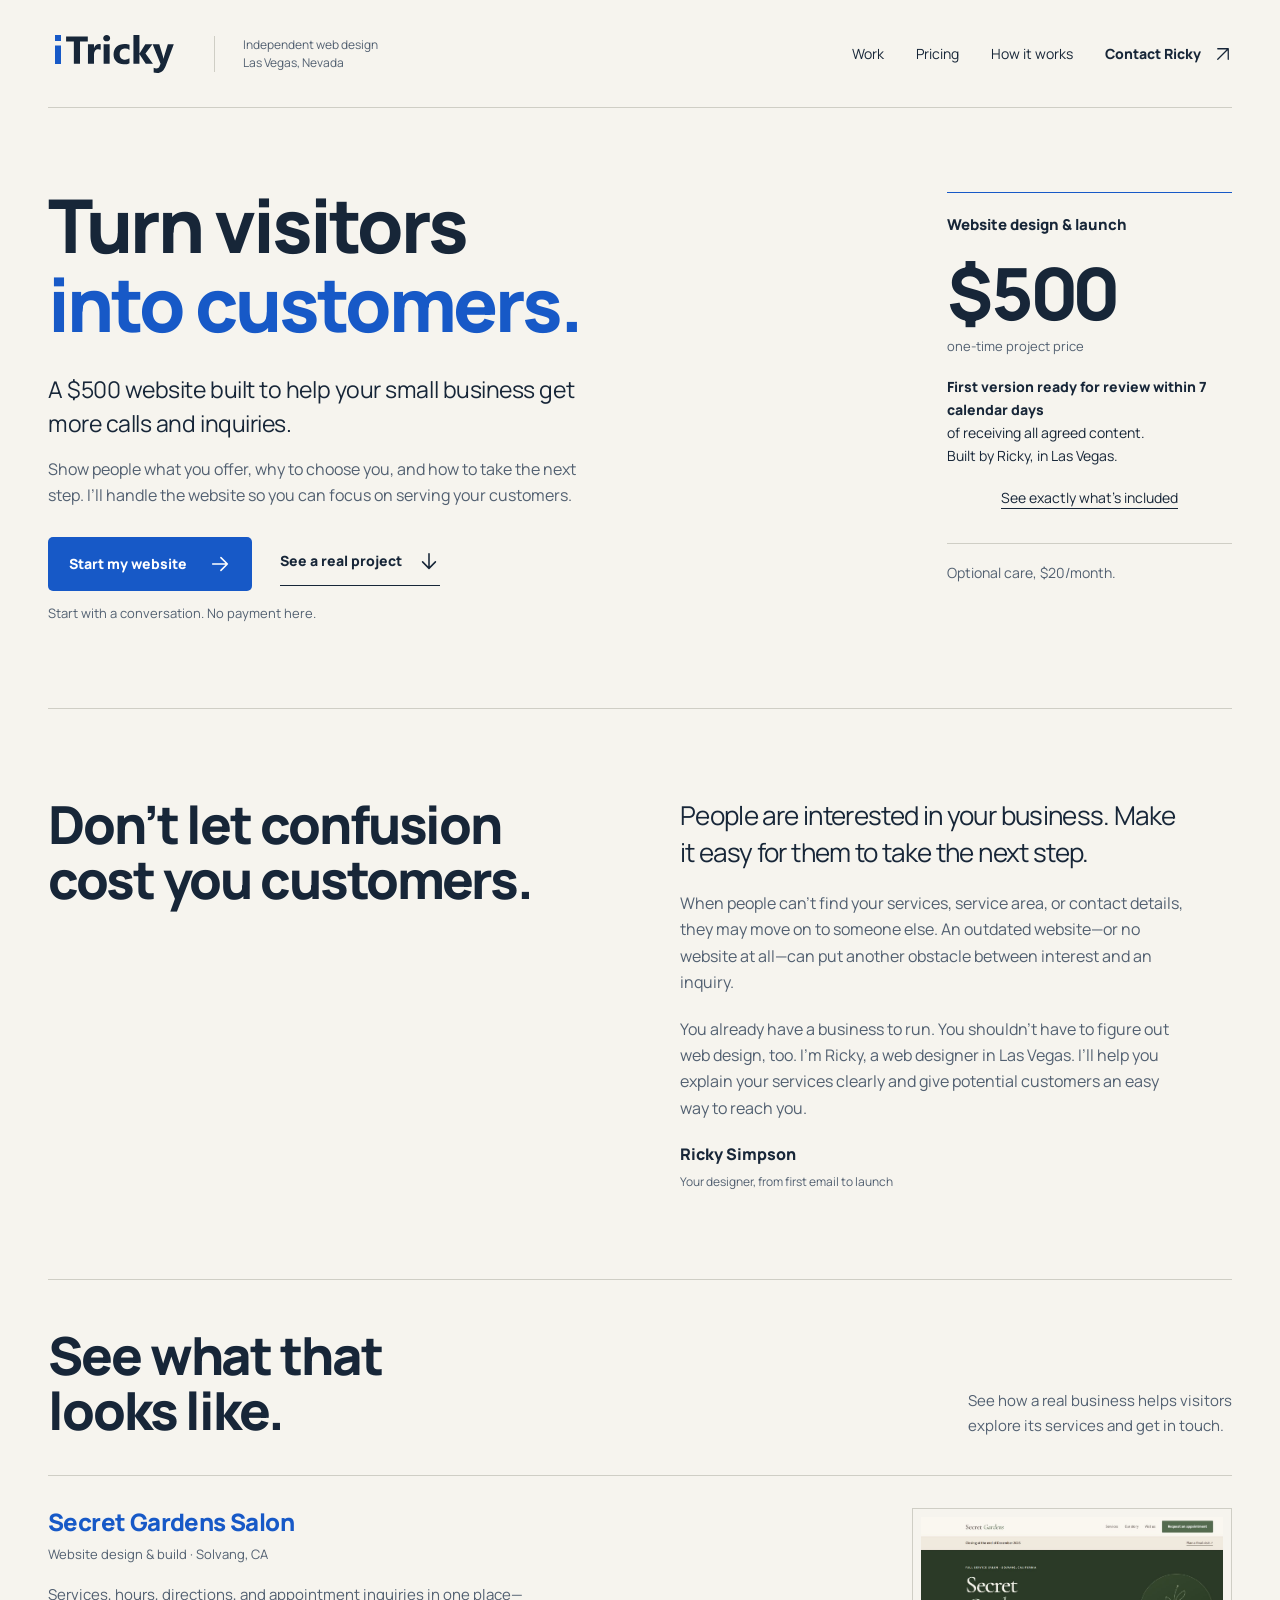
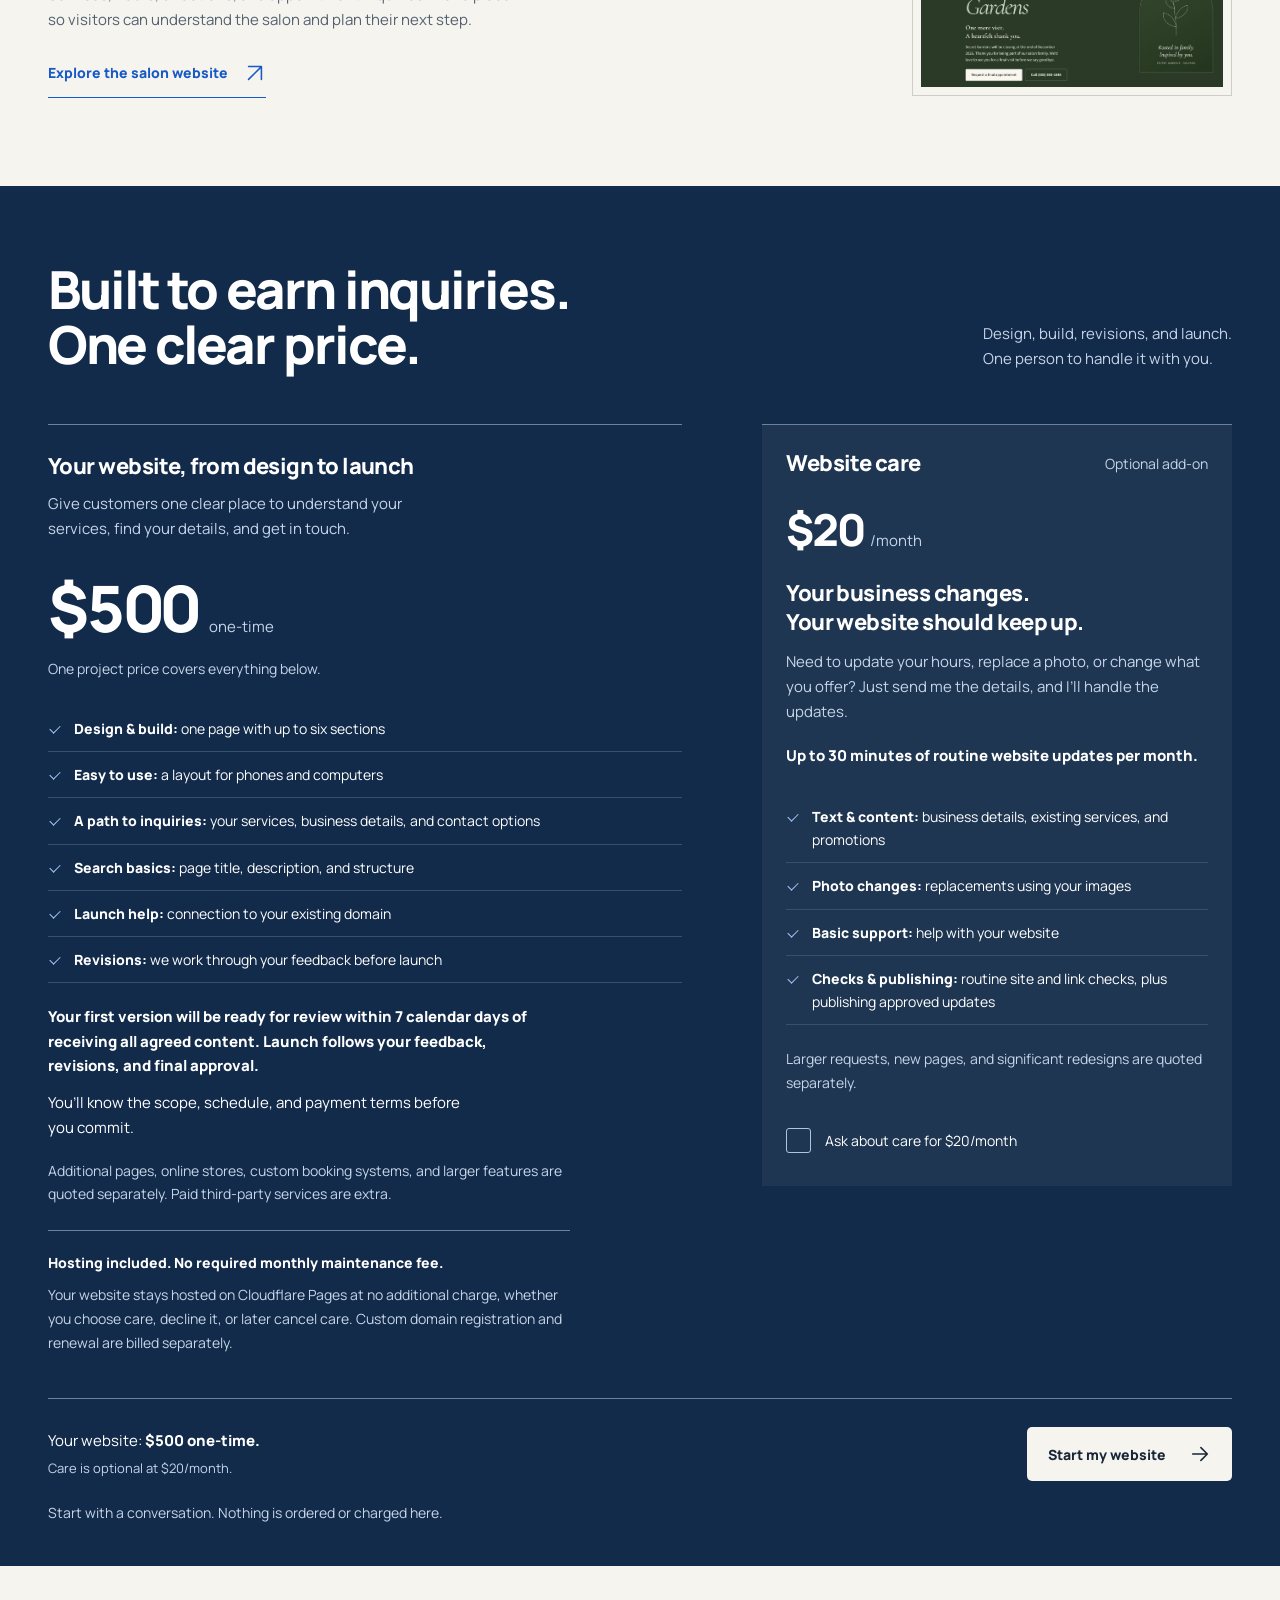
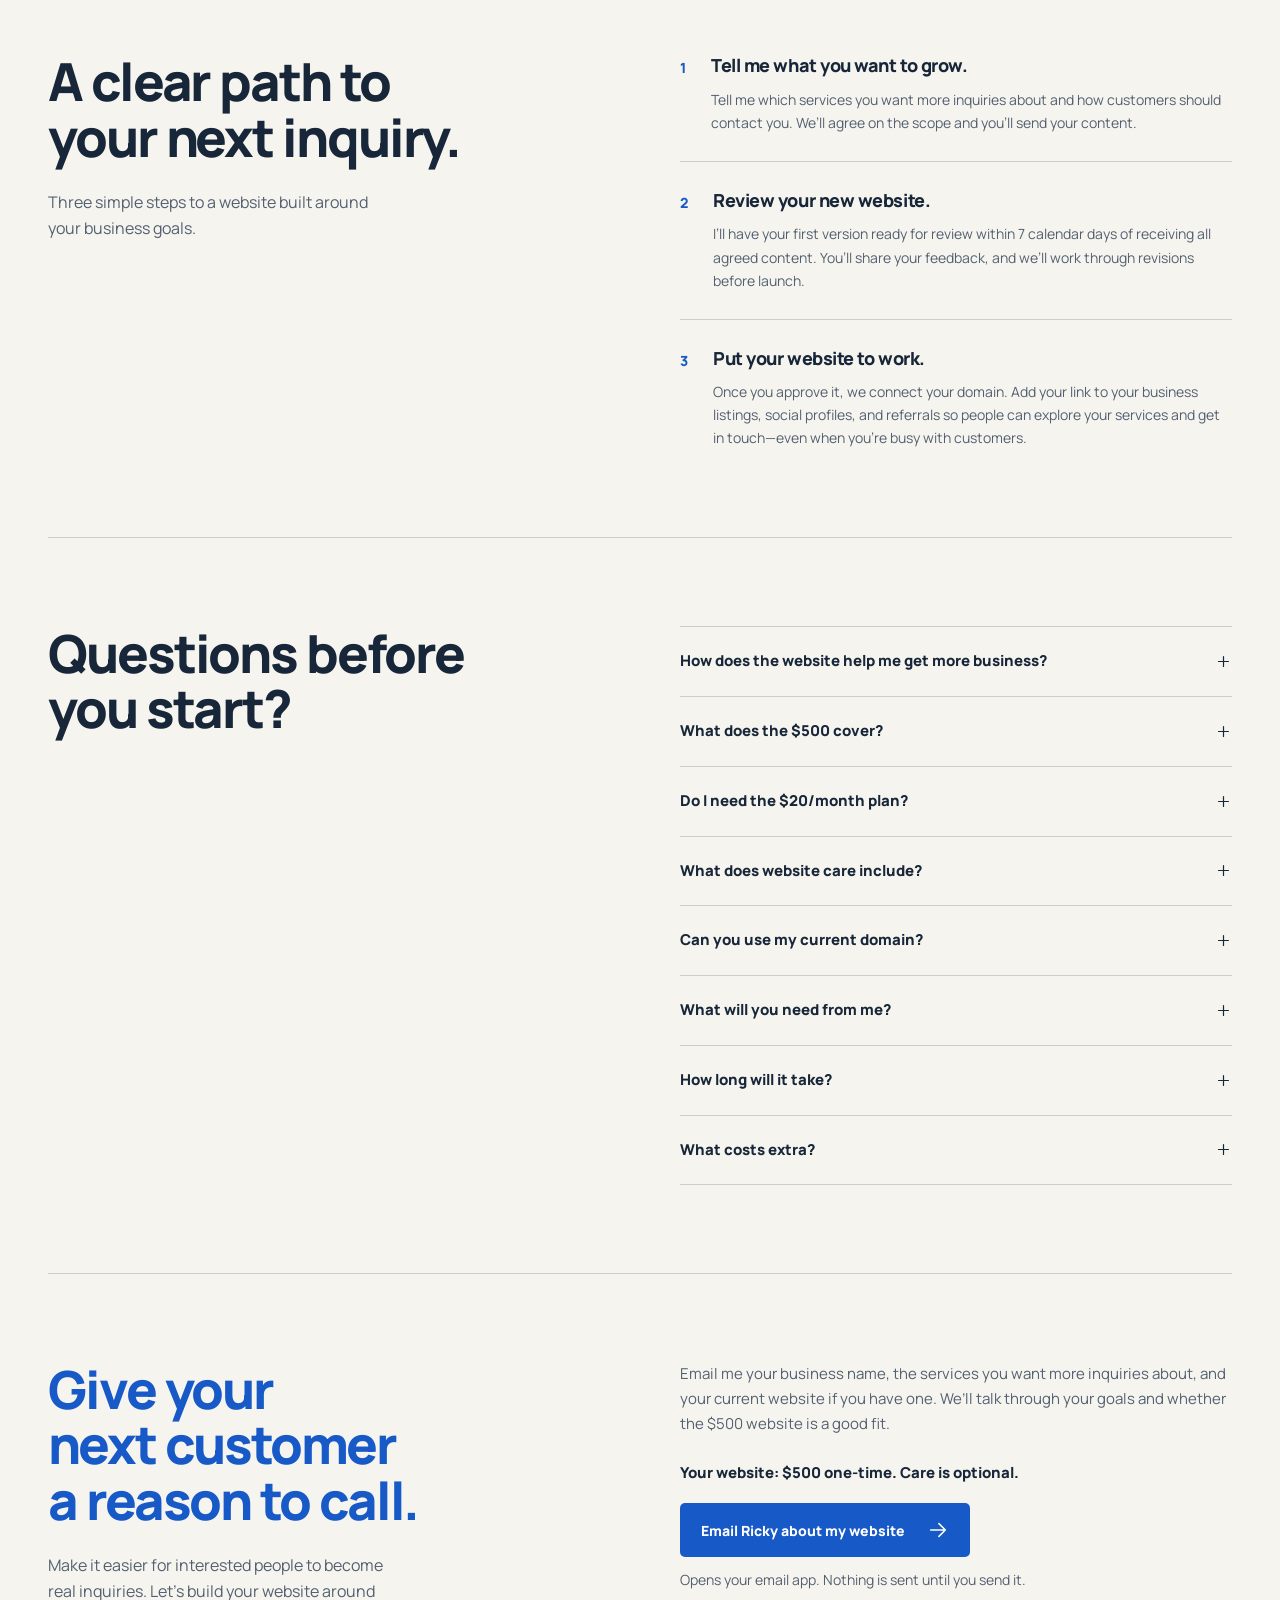
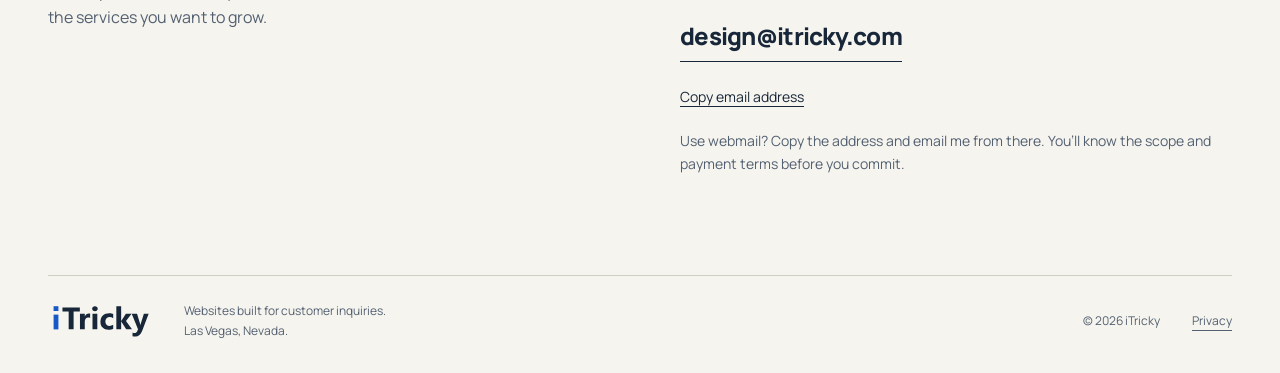
<file: index.html>
<!doctype html>
<html lang="en">
<head>
  <meta charset="utf-8">
  <meta name="viewport" content="width=device-width, initial-scale=1">
  <meta name="theme-color" content="#f6f4ee">
  <title>iTricky — $500 Websites for Small Businesses | Las Vegas</title>
  <meta name="description" content="Turn visitors into customers with a website built for calls and inquiries. $500 one-time, by Ricky in Las Vegas. Optional care for $20/month.">
  <meta property="og:title" content="Turn visitors into customers. — iTricky">
  <meta property="og:description" content="Turn visitors into customers with a website built for calls and inquiries. $500 one-time, by Ricky in Las Vegas. Optional care for $20/month.">
  <meta property="og:type" content="website">
  <meta property="og:url" content="https://itricky.com/">
  <link rel="canonical" href="https://itricky.com/">
  <link rel="icon" type="image/svg+xml" href="assets/favicon.svg">
  <link rel="preload" href="assets/manrope-extrabold.ttf" as="font" type="font/ttf" crossorigin>
  <link rel="stylesheet" href="styles.css">
  <script src="script.js" defer></script>
</head>
<body>
  <a class="skip-link" href="#main">Skip to content</a>
  <header class="masthead wrap">
    <a class="brand" href="#" aria-label="iTricky home"><img src="assets/itricky-wordmark.svg" width="130" height="55" alt="iTricky"></a>
    <p class="location">Independent web design<br>Las Vegas, Nevada</p>
    <nav aria-label="Main navigation"><a href="#work">Work</a><a href="#pricing">Pricing</a><a href="#process">How it works</a><a class="nav-contact" href="#contact">Contact Ricky <svg aria-hidden="true" viewBox="0 0 24 24"><path d="M5 19 19 5M5 5h14v14"/></svg></a></nav>
  </header>
  <main id="main" tabindex="-1">
    <section class="hero wrap" aria-labelledby="hero-title">
      <div class="hero-story">
        <h1 id="hero-title">Turn visitors<br><span>into customers.</span></h1>
        <p class="intro">A $500 website built to help your small business get more calls and inquiries.</p>
        <p class="hero-copy">Show people what you offer, why to choose you, and how to take the next step. I’ll handle the website so you can focus on serving your customers.</p>
        <div class="hero-actions">
          <a class="button primary" href="#contact">Start my website <svg aria-hidden="true" viewBox="0 0 24 24"><path d="M4 12h16m-7-7 7 7-7 7"/></svg></a>
          <a class="text-link" href="#work">See a real project <svg aria-hidden="true" viewBox="0 0 24 24"><path d="M12 4v16M5 13l7 7 7-7"/></svg></a>
        </div>
        <p class="hero-action-note">Start with a conversation. No payment here.</p>
      </div>
      <aside class="hero-offer" aria-label="Website offer">
        <p class="offer-title">Website design &amp; launch</p>
        <p class="hero-price">$500<span>one-time project price</span></p>
        <p class="delivery-promise"><strong>First version ready for review within 7 calendar days</strong><br>of receiving all agreed content.<br>Built by Ricky, in Las Vegas.</p>
        <a class="offer-details" href="#pricing">See exactly what’s included</a>
        <p class="optional-note">Optional care, $20/month.</p>
      </aside>
    </section>

    <section class="about wrap section" aria-labelledby="about-title">
      <h2 id="about-title">Don’t let confusion<br>cost you customers.</h2>
      <div class="about-copy"><p class="lead">People are interested in your business. Make it easy for them to take the next step.</p><p>When people can’t find your services, service area, or contact details, they may move on to someone else. An outdated website—or no website at all—can put another obstacle between interest and an inquiry.</p><p>You already have a business to run. You shouldn’t have to figure out web design, too. I’m Ricky, a web designer in Las Vegas. I’ll help you explain your services clearly and give potential customers an easy way to reach you.</p><p class="signature">Ricky Simpson <span>Your designer, from first email to launch</span></p></div>
    </section>

    <section class="work wrap section" id="work" aria-labelledby="work-title">
      <div class="section-heading"><h2 id="work-title">See what that<br>looks like.</h2><p>See how a real business helps visitors<br>explore its services and get in touch.</p></div>
      <article class="project">
        <div class="project-details">
          <h3>Secret Gardens Salon</h3>
          <p class="project-meta">Website design &amp; build · Solvang, CA</p>
          <p class="project-description">Services, hours, directions, and appointment inquiries in one place—so visitors can understand the salon and plan their next step.</p>
          <a class="text-link" href="https://secretgardenssalon.com/" target="_blank" rel="noopener noreferrer">Explore the salon website <svg aria-hidden="true" viewBox="0 0 24 24"><path d="M5 19 19 5M5 5h14v14"/></svg><span class="sr-only"> (opens in a new tab)</span></a>
        </div>
        <a class="project-art project-screenshot" href="https://secretgardenssalon.com/" target="_blank" rel="noopener noreferrer" aria-label="Visit Secret Gardens Salon website (opens in a new tab)">
          <img src="assets/salon-website.jpg" alt="Secret Gardens Salon website, with an olive-green homepage, elegant typography, services navigation, and appointment links" width="1425" height="802" loading="lazy">
        </a>
      </article>
    </section>

    <section class="pricing" id="pricing" aria-labelledby="pricing-title">
      <div class="wrap pricing-inner">
        <div class="section-heading"><h2 id="pricing-title">Built to earn inquiries.<br>One clear price.</h2><p>Design, build, revisions, and launch.<br class="desktop-break"> One person to handle it with you.</p></div>
        <div class="price-layout">
          <div class="website-plan">
            <h3>Your website, from design to launch</h3>
            <p class="plan-description">Give customers one clear place to understand your services, find your details, and get in touch.</p>
            <p class="price">$500 <span>one-time</span></p>
            <p class="package-note">One project price covers everything below.</p>
            <ul class="included"><li><strong>Design &amp; build:</strong> one page with up to six sections</li><li><strong>Easy to use:</strong> a layout for phones and computers</li><li><strong>A path to inquiries:</strong> your services, business details, and contact options</li><li><strong>Search basics:</strong> page title, description, and structure</li><li><strong>Launch help:</strong> connection to your existing domain</li><li><strong>Revisions:</strong> we work through your feedback before launch</li></ul>
            <p class="delivery-note">Your first version will be ready for review within 7 calendar days of receiving all agreed content. Launch follows your feedback, revisions, and final approval.</p>
            <p class="plan-reassurance">You’ll know the scope, schedule, and payment terms before you commit.</p>
            <p class="fineprint">Additional pages, online stores, custom booking systems, and larger features are quoted separately. Paid third-party services are extra.</p>
            <div class="hosting-note">
              <p><strong>Hosting included. No required monthly maintenance fee.</strong></p>
              <p>Your website stays hosted on Cloudflare Pages at no additional charge, whether you choose care, decline it, or later cancel care. Custom domain registration and renewal are billed separately.</p>
            </div>
          </div>
          <div class="care-plan">
            <div class="plan-label"><h3>Website care</h3><span>Optional add-on</span></div>
            <p class="price">$20 <span>/month</span></p>
            <p class="care-benefit">Your business changes.<br>Your website should keep up.</p>
            <p class="plan-description">Need to update your hours, replace a photo, or change what you offer? Just send me the details, and I’ll handle the updates.</p>
            <p class="care-allowance">Up to 30 minutes of routine website updates per month.</p>
            <ul class="included"><li><strong>Text &amp; content:</strong> business details, existing services, and promotions</li><li><strong>Photo changes:</strong> replacements using your images</li><li><strong>Basic support:</strong> help with your website</li><li><strong>Checks &amp; publishing:</strong> routine site and link checks, plus publishing approved updates</li></ul>
            <p class="fineprint">Larger requests, new pages, and significant redesigns are quoted separately.</p>
            <label class="care-choice" for="care" hidden><input type="checkbox" id="care"><span>Ask about care for $20/month</span><span class="check-visual" aria-hidden="true"><svg viewBox="0 0 24 24"><path d="m5 12 4 4 10-10"/></svg></span></label>
            <noscript><p class="fineprint">Interested in care? Mention the $20/month plan in your email.</p></noscript>
          </div>
        </div>
        <div class="price-summary"><p id="price-summary" aria-live="polite" aria-atomic="true">Your website: <strong>$500 one-time.</strong><span>Care is optional at $20/month.</span></p><a class="button light" href="#contact">Start my website <svg aria-hidden="true" viewBox="0 0 24 24"><path d="M4 12h16m-7-7 7 7-7 7"/></svg></a></div>
        <p class="inquiry-note">Start with a conversation. Nothing is ordered or charged here.</p>
      </div>
    </section>

    <section class="process wrap section" id="process" aria-labelledby="process-title">
      <div><h2 id="process-title">A clear path to<br>your next inquiry.</h2><p class="section-intro">Three simple steps to a website built around your business goals.</p></div>
      <ol class="steps"><li><span class="step-number" aria-hidden="true">1</span><div><h3>Tell me what you want to grow.</h3><p>Tell me which services you want more inquiries about and how customers should contact you. We’ll agree on the scope and you’ll send your content.</p></div></li><li><span class="step-number" aria-hidden="true">2</span><div><h3>Review your new website.</h3><p>I’ll have your first version ready for review within 7 calendar days of receiving all agreed content. You’ll share your feedback, and we’ll work through revisions before launch.</p></div></li><li><span class="step-number" aria-hidden="true">3</span><div><h3>Put your website to work.</h3><p>Once you approve it, we connect your domain. Add your link to your business listings, social profiles, and referrals so people can explore your services and get in touch—even when you’re busy with customers.</p></div></li></ol>
    </section>

    <section class="faq wrap section" id="questions" aria-labelledby="faq-title">
      <h2 id="faq-title">Questions before<br>you start?</h2>
      <div class="questions">
        <details><summary>How does the website help me get more business?<svg aria-hidden="true" viewBox="0 0 24 24"><path d="M5 12h14M12 5v14"/></svg></summary><div><p>It gives people who find your business a clear view of what you offer, reasons to choose you, and an easy way to contact you. We’ll build around the action that matters to your business, such as a call or service inquiry, so visitors know what to do next.</p></div></details>
        <details><summary>What does the $500 cover?<svg aria-hidden="true" viewBox="0 0 24 24"><path d="M5 12h14M12 5v14"/></svg></summary><div><p>It covers the design and build of your one-page website, up to six sections, revisions before launch, connection to your existing domain, and hosting on Cloudflare Pages at no additional charge. You work directly with me throughout. Custom domain registration and renewal, plus paid third-party services, are separate. Ongoing care is optional.</p></div></details>
        <details><summary>Do I need the $20/month plan?<svg aria-hidden="true" viewBox="0 0 24 24"><path d="M5 12h14M12 5v14"/></svg></summary><div><p>No. Hosting stays included at no additional charge whether you choose care, decline it, or later cancel care. The optional $20/month plan is for routine website updates and support after launch.</p></div></details>
        <details><summary>What does website care include?<svg aria-hidden="true" viewBox="0 0 24 24"><path d="M5 12h14M12 5v14"/></svg></summary><div><p>Care includes up to 30 minutes of routine updates per month: changes to text, business information, existing services and promotions, and photos you provide. It also includes basic website support, routine site and link checks, and publishing approved updates. Larger requests, new pages, and significant redesigns require a separate quote.</p></div></details>
        <details><summary>Can you use my current domain?<svg aria-hidden="true" viewBox="0 0 24 24"><path d="M5 12h14M12 5v14"/></svg></summary><div><p>Yes. You keep ownership of your domain. We’ll arrange the access needed to connect the new site and preserve your existing email settings.</p></div></details>
        <details><summary>What will you need from me?<svg aria-hidden="true" viewBox="0 0 24 24"><path d="M5 12h14M12 5v14"/></svg></summary><div><p>Your business details, services, contact information, and any logo or photos you want to use. If something is missing, tell me—we’ll work out what’s needed before starting.</p></div></details>
        <details><summary>How long will it take?<svg aria-hidden="true" viewBox="0 0 24 24"><path d="M5 12h14M12 5v14"/></svg></summary><div><p>Your first version will be ready for review within 7 calendar days after I receive all agreed content, including the information and materials needed for your website. We’ll work through your feedback and revisions, then launch after your final approval.</p></div></details>
        <details><summary>What costs extra?<svg aria-hidden="true" viewBox="0 0 24 24"><path d="M5 12h14M12 5v14"/></svg></summary><div><p>Custom domain registration and renewal, plus paid third-party services, are billed separately. Additional pages, online stores, custom booking systems, and larger features need a separate quote. We’ll agree on what your project needs before work begins.</p></div></details>
      </div>
    </section>

    <section class="contact wrap section" id="contact" aria-labelledby="contact-title">
      <div><h2 id="contact-title">Give your next customer<br>a reason to call.</h2><p class="section-intro">Make it easier for interested people to become real inquiries. Let’s build your website around the services you want to grow.</p></div>
      <div class="contact-details">
        <p>Email me your business name, the services you want more inquiries about, and your current website if you have one. We’ll talk through your goals and whether the $500 website is a good fit.</p>
        <p class="contact-plan" id="contact-plan">Your website: $500 one-time. Care is optional.</p>
        <a class="button primary inquiry" href="mailto:design@itricky.com?subject=My%20%24500%20website%20inquiry">Email Ricky about my website <svg aria-hidden="true" viewBox="0 0 24 24"><path d="M4 12h16m-7-7 7 7-7 7"/></svg></a>
        <p class="contact-note">Opens your email app. Nothing is sent until you send it.</p>
        <a class="contact-email inquiry" href="mailto:design@itricky.com?subject=My%20%24500%20website%20inquiry">design@itricky.com</a>
        <div class="email-help"><button type="button" id="copy-email" hidden>Copy email address</button><span id="copy-status" role="status"></span></div>
        <p class="contact-note">Use webmail? Copy the address and email me from there. You’ll know the scope and payment terms before you commit.</p>
      </div>
    </section>
  </main>
  <footer class="wrap footer"><a class="brand" href="#" aria-label="iTricky home"><img src="assets/itricky-wordmark.svg" width="104" height="44" alt="iTricky"></a><p>Websites built for customer inquiries.<br>Las Vegas, Nevada.</p><p class="copyright">© <span id="year">2026</span> iTricky</p><a href="privacy.html">Privacy</a></footer>
</body>
</html>
</file>
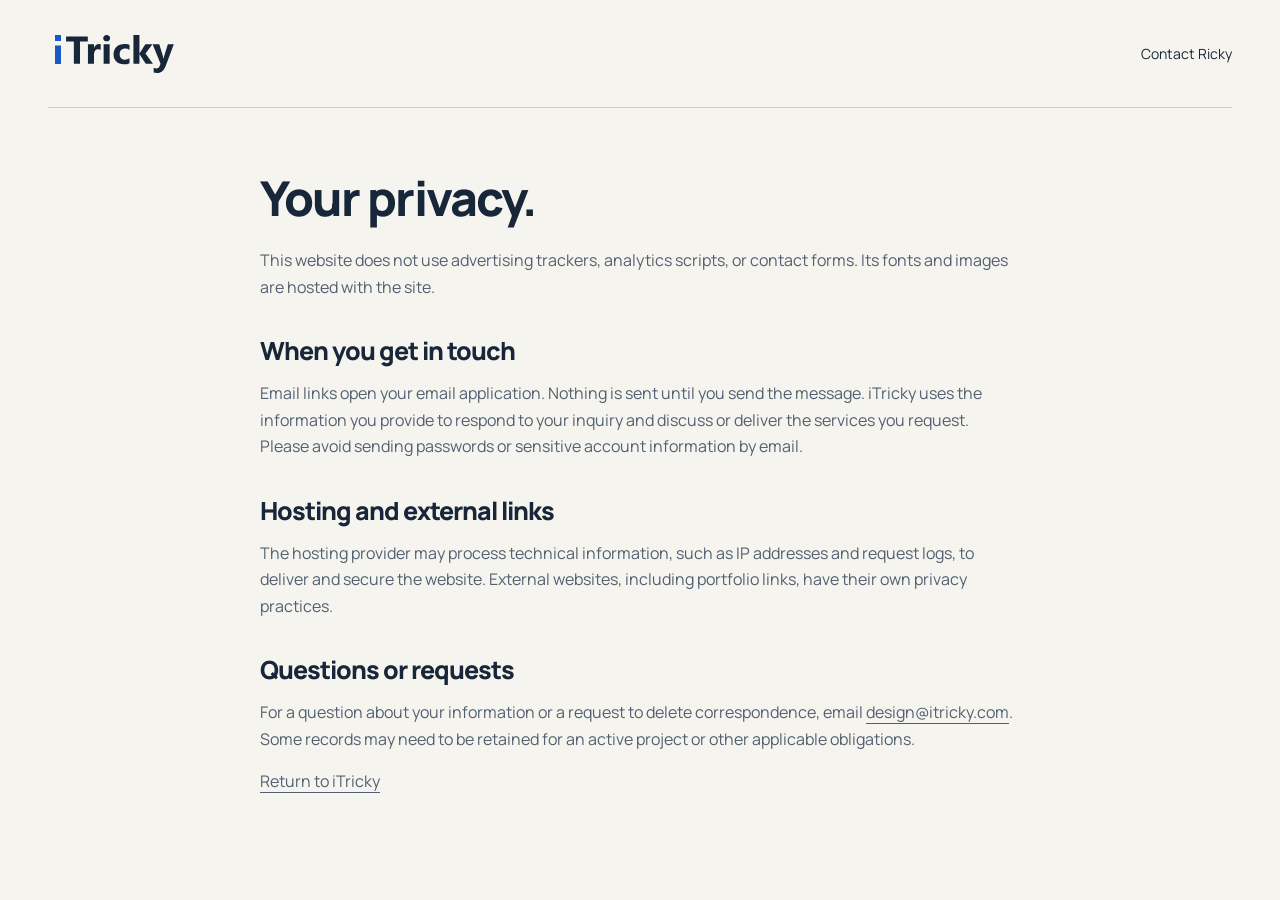
<file: privacy.html>
<!doctype html>
<html lang="en"><head><meta charset="utf-8"><meta name="viewport" content="width=device-width, initial-scale=1"><title>Privacy — iTricky</title><meta name="robots" content="noindex"><link rel="icon" href="assets/favicon.svg"><link rel="stylesheet" href="styles.css"></head><body><a class="skip-link" href="#main">Skip to content</a><header class="masthead wrap"><a class="brand" href="index.html"><img src="assets/itricky-wordmark.svg" width="130" height="55" alt="iTricky home"></a><nav aria-label="Main navigation"><a href="index.html#contact">Contact Ricky</a></nav></header><main class="wrap legal" id="main" tabindex="-1"><h1>Your privacy.</h1><p>This website does not use advertising trackers, analytics scripts, or contact forms. Its fonts and images are hosted with the site.</p><h2>When you get in touch</h2><p>Email links open your email application. Nothing is sent until you send the message. iTricky uses the information you provide to respond to your inquiry and discuss or deliver the services you request. Please avoid sending passwords or sensitive account information by email.</p><h2>Hosting and external links</h2><p>The hosting provider may process technical information, such as IP addresses and request logs, to deliver and secure the website. External websites, including portfolio links, have their own privacy practices.</p><h2>Questions or requests</h2><p>For a question about your information or a request to delete correspondence, email <a href="mailto:design@itricky.com">design@itricky.com</a>. Some records may need to be retained for an active project or other applicable obligations.</p><p><a href="index.html">Return to iTricky</a></p></main></body></html>
</file>
<file: styles.css>
@font-face{font-family:Manrope;src:url('assets/manrope-regular.ttf') format('truetype');font-weight:400;font-style:normal;font-display:swap}
@font-face{font-family:Manrope;src:url('assets/manrope-extrabold.ttf') format('truetype');font-weight:800;font-style:normal;font-display:swap}
:root{--paper:#f6f4ee;--ink:#172638;--muted:#526071;--blue:#1759c7;--line:#cfcec5;--dark:#132b4a;--light-ink:#c6d5e9;--max:1240px;--ease:cubic-bezier(.16,1,.3,1)}
*{box-sizing:border-box}html{scroll-behavior:smooth;scroll-padding-top:28px;scrollbar-color:var(--blue) var(--paper)}body{margin:0;background:var(--paper);color:var(--ink);font-family:Manrope,Arial,sans-serif;font-size:16px;line-height:1.65;-webkit-font-smoothing:antialiased}::selection{background:var(--blue);color:white}a{color:inherit;text-underline-offset:5px}button,input{font:inherit}button,a,input,summary{-webkit-tap-highlight-color:transparent}a:focus-visible,button:focus-visible,summary:focus-visible,input:focus-visible{outline:3px solid var(--blue);outline-offset:6px}svg{width:22px;height:22px;fill:none;stroke:currentColor;stroke-width:1.7;stroke-linecap:round;stroke-linejoin:round;flex-shrink:0}img{display:block;max-width:100%}h1,h2,h3,p{margin:0}h1,h2,h3{font-weight:800}h1,h2{letter-spacing:-.04em;line-height:1.05;text-wrap:balance}h2{font-size:clamp(32px,4.1vw,54px)}h3{font-size:22px;letter-spacing:-.025em;line-height:1.3}.wrap{width:min(var(--max),calc(100% - 96px));margin-inline:auto}.section{padding-block:88px}.skip-link{position:absolute;top:8px;left:8px;transform:translateY(-160%);padding:10px 20px;background:var(--ink);color:#fff;z-index:10}.skip-link:focus{transform:none}.sr-only{position:absolute;width:1px;height:1px;padding:0;margin:-1px;overflow:hidden;clip:rect(0,0,0,0);white-space:nowrap;border:0}
.masthead{display:flex;align-items:center;gap:36px;border-bottom:1px solid var(--line);min-height:108px}.brand{display:inline-flex;flex-shrink:0}.brand img{object-fit:contain}.location{font-size:12px;line-height:1.5;color:var(--muted);border-left:1px solid var(--line);padding-left:28px}.masthead nav{display:flex;align-items:center;gap:32px;margin-left:auto;font-size:14px}.masthead nav a{text-decoration:none;padding-block:12px}.masthead nav a:hover{color:var(--blue)}.nav-contact{display:flex;align-items:center;gap:13px;font-weight:800}.nav-contact svg{width:18px;height:18px}
.hero{display:grid;grid-template-columns:minmax(0,1fr) 285px;gap:72px;padding-top:78px;padding-bottom:84px}.hero h1{font-size:clamp(48px,6.7vw,88px);line-height:1.06;max-width:900px}.hero h1 span{color:var(--blue)}.intro{font-size:23px;line-height:1.45;margin-top:30px;letter-spacing:-.02em}.hero-copy{color:var(--muted);max-width:48ch;margin-top:16px;font-size:16px}.text-link{display:inline-flex;align-items:center;gap:16px;font-weight:800;text-decoration:none;border-bottom:1px solid currentColor;padding-bottom:5px;line-height:1.5;transition:gap .25s var(--ease)}.text-link:hover{gap:23px;color:var(--blue)}.hero-story>.text-link{margin-top:29px;font-size:14px}.hero-offer{align-self:start;border-top:1px solid var(--blue);padding-top:20px;margin-top:6px}.offer-title{font-size:15px;font-weight:800}.hero-price{font-size:72px;font-weight:800;letter-spacing:-.04em;line-height:1.2;margin:12px 0 20px;font-variant-numeric:tabular-nums}.hero-price span{display:block;font-size:13px;font-weight:400;letter-spacing:0;color:var(--muted);margin-top:3px}.hero-offer>p:not(.hero-price):not(.offer-title){font-size:14px}.hero-offer .button{margin-top:26px;width:100%}.button{display:inline-flex;align-items:center;justify-content:space-between;gap:22px;min-height:54px;padding:14px 21px;text-decoration:none;font-size:14px;font-weight:800;border-radius:5px;transition:background .2s var(--ease),color .2s var(--ease)}.primary{background:var(--blue);color:#fff}.primary:hover{background:var(--ink)}.offer-details{display:block;font-size:12px;margin-top:15px;text-align:center}.hero-offer .optional-note{border-top:1px solid var(--line);padding-top:17px;margin-top:24px;color:var(--muted);font-size:12px!important}
.work{border-top:1px solid var(--line);padding-top:48px}.section-heading{display:flex;align-items:end;justify-content:space-between;gap:32px;margin-bottom:36px}.section-heading>p{color:var(--muted);font-size:15px;max-width:34ch}.about{display:grid;grid-template-columns:1fr 1fr;gap:80px;border-top:1px solid var(--line)}.about-copy{max-width:51ch}.lead{font-size:26px;line-height:1.4;letter-spacing:-.025em}.about-copy>p+p{margin-top:20px}.about-copy>p:not(.lead):not(.signature){color:var(--muted)}.signature{font-weight:800}.signature span{display:block;font-size:12px;font-weight:400;color:var(--muted);margin-top:4px}
.pricing{background:var(--dark);color:#fff}.pricing-inner{padding-block:76px 42px}.pricing .section-heading{margin-bottom:52px}.pricing .section-heading>p{color:var(--light-ink)}.price-layout{display:grid;grid-template-columns:1fr 1fr;gap:80px}.website-plan{border-top:1px solid #6c819d;padding-top:27px}.care-plan{border-top:1px solid #6c819d;padding-top:27px}.plan-label{display:flex;align-items:center;justify-content:space-between;gap:15px}.plan-label>span{color:var(--light-ink);font-size:12px}.price{font-size:64px;letter-spacing:-.04em;line-height:1.3;font-weight:800;margin-top:12px;font-variant-numeric:tabular-nums}.price>span{font-size:15px;font-weight:400;letter-spacing:0;color:var(--light-ink)}.plan-description{font-size:15px;color:var(--light-ink);margin-top:12px;max-width:46ch;min-height:76px}.included{list-style:none;margin:26px 0 22px;padding:0}.included li{padding:11px 0 11px 26px;position:relative;border-bottom:1px solid #36506f;font-size:14px}.included li:before{content:"";position:absolute;left:2px;top:19px;width:9px;height:5px;border-left:1.5px solid #a2c4fa;border-bottom:1.5px solid #a2c4fa;transform:rotate(-45deg)}.fineprint{font-size:12px;color:var(--light-ink);max-width:58ch;line-height:1.8}.care-choice{display:flex;align-items:center;gap:14px;margin-top:24px;position:relative;width:fit-content;cursor:pointer;font-size:14px;min-height:44px;padding:6px 0}.care-choice input{position:absolute;left:0;top:10px;width:24px;height:24px;opacity:0}.check-visual{order:-1;width:25px;height:25px;border:1px solid #adc4e3;border-radius:3px;display:grid;place-items:center;transition:background .2s var(--ease)}.check-visual svg{opacity:0;width:20px;height:20px}.care-choice input:checked~.check-visual{background:#fff;color:var(--blue);border-color:white}.care-choice input:checked~.check-visual svg{opacity:1}.care-choice input:focus-visible~.check-visual{outline:3px solid #a2c4fa;outline-offset:5px}.price-summary{display:flex;align-items:center;justify-content:space-between;gap:30px;margin-top:44px;padding-top:28px;border-top:1px solid #6c819d}.price-summary p{font-size:15px}.price-summary p>span{display:block;font-size:13px;color:var(--light-ink);margin-top:4px}.light{background:var(--paper);color:var(--ink);min-width:205px}.light:hover{background:#dceaff}.pricing :focus-visible{outline-color:#a2c4fa}.inquiry-note{font-size:12px;color:var(--light-ink);margin-top:20px}.summary-change{animation:summary-pulse .5s var(--ease)}@keyframes summary-pulse{from{color:#a2c4fa;filter:blur(.3px)}to{color:#fff;filter:blur(0)}}
.process{display:grid;grid-template-columns:1fr 1fr;gap:80px}.steps{padding:0;list-style:none;margin:0}.steps li{display:flex;gap:25px;padding-block:27px;border-bottom:1px solid var(--line)}.steps li:first-child{padding-top:0}.steps li:last-child{border:0;padding-bottom:0}.step-number{font-size:14px;color:var(--blue);font-weight:800;padding-top:2px}.steps h3{font-size:18px}.steps p{font-size:14px;color:var(--muted);margin-top:10px}.faq{border-top:1px solid var(--line);display:grid;grid-template-columns:1fr 1fr;gap:80px}.faq h2{max-width:10ch}.questions details{border-bottom:1px solid var(--line)}.questions details:first-child{border-top:1px solid var(--line)}summary{display:flex;align-items:center;justify-content:space-between;gap:25px;cursor:pointer;list-style:none;padding:22px 0;font-size:15px;font-weight:800}summary::-webkit-details-marker{display:none}summary svg{width:17px;height:17px;transition:transform .25s var(--ease)}details[open] summary svg{transform:rotate(45deg)}details>div{padding:0 24px 22px 0;font-size:14px;color:var(--muted)}.contact{border-top:1px solid var(--line);display:grid;grid-template-columns:1fr 1fr;gap:80px;padding-bottom:100px}.contact h2{color:var(--blue)}.contact-details>p{font-size:15px;color:var(--muted)}.contact-email{display:flex;align-items:center;gap:15px;width:fit-content;font-size:clamp(22px,2.6vw,33px);font-weight:800;letter-spacing:-.03em;text-decoration:none;border-bottom:1px solid currentColor;margin-top:25px;padding-bottom:6px;overflow-wrap:anywhere}.contact-email:hover{color:var(--blue)}.email-help{display:flex;align-items:center;gap:14px;flex-wrap:wrap;margin-top:12px;font-size:12px;min-height:44px}.email-help button{border:0;background:none;color:var(--ink);padding:10px 0;text-decoration:underline;text-underline-offset:4px;cursor:pointer;font-size:12px}.email-help button:hover{color:var(--blue)}#copy-status{color:var(--blue)}.contact-details .contact-note{font-size:12px;margin-top:19px}.footer{border-top:1px solid var(--line);padding-block:23px 30px;display:flex;align-items:center;gap:32px;font-size:12px;color:var(--muted)}.copyright{margin-left:auto}.footer>a:last-child{padding-block:10px}
.legal{max-width:760px;padding-block:65px 100px}.legal h1{font-size:48px;margin-bottom:24px}.legal h2{font-size:25px;margin:38px 0 16px}.legal p{margin-top:16px;color:var(--muted)}
@media(min-width:1500px){.hero{padding-block:92px 100px}.hero h1{font-size:92px}}
@media(max-width:1100px){.wrap{width:calc(100% - 64px)}.hero{gap:40px;grid-template-columns:minmax(0,1fr) 255px}.hero h1{font-size:64px}.location{display:none}.about,.process,.faq,.contact,.price-layout{gap:44px}}
@media(max-width:760px){.wrap{width:calc(100% - 40px)}.masthead{min-height:84px;gap:16px}.masthead .brand img{width:106px;height:45px}.masthead nav{gap:17px;font-size:12px}.masthead .nav-contact{gap:6px}.nav-contact svg{width:15px;height:15px}.hero{grid-template-columns:1fr;gap:36px;padding-block:48px 50px}.hero h1{font-size:clamp(43px,8.8vw,65px)}.intro{font-size:21px;margin-top:24px}.hero-copy{font-size:15px;max-width:48ch}.hero-offer{display:grid;grid-template-columns:1fr 1fr;column-gap:24px;padding-top:20px;margin:0}.offer-title{grid-column:1}.hero-price{font-size:54px;grid-column:1;margin:8px 0 16px}.hero-offer>p:nth-of-type(3){grid-column:2;grid-row:1 / 3;align-self:center;font-size:12px!important}.hero-offer .button{grid-column:1 / -1;margin-top:8px}.offer-details{grid-column:1 / -1}.hero-offer .optional-note{grid-column:1 / -1;text-align:center;margin-top:17px;padding-top:13px}.section{padding-block:52px}.section-heading{display:block;margin-bottom:26px}.section-heading>p{margin-top:20px}.desktop-break{display:none}.about,.process,.faq,.contact{grid-template-columns:1fr;gap:30px}.about-copy{max-width:none}.lead{font-size:23px}.pricing-inner{padding-block:52px 30px}.pricing .section-heading{margin-bottom:32px}.price-layout{grid-template-columns:1fr;gap:36px}.price{font-size:58px}.plan-description{min-height:0;max-width:none}.price-summary{display:block;margin-top:32px}.price-summary .button{width:100%;margin-top:23px}.inquiry-note{line-height:1.7}.faq h2{max-width:none}.contact{padding-bottom:62px}.contact-email{font-size:27px}.footer{flex-wrap:wrap;gap:18px;justify-content:space-between}.footer>p:nth-child(2){font-size:12px;text-align:right}.copyright{margin-left:0;flex-basis:70%}.footer .brand img{width:94px;height:40px}.legal h1{font-size:38px}}
@media(max-width:370px){.masthead nav{gap:12px}.hero h1{font-size:40px}.hero-offer{column-gap:15px}.hero-offer>p:nth-of-type(3){font-size:12px!important}.contact-email{font-size:24px}}


.project{display:grid;grid-template-columns:minmax(0,1fr) 320px;align-items:center;gap:64px;padding-top:30px;border-top:1px solid var(--line)}
.project-details{max-width:58ch}.project-details h3{color:var(--blue);font-size:24px}.project-meta{font-size:13px;color:var(--muted);margin-top:7px}.project-description{font-size:15px;color:var(--muted);margin-top:18px;max-width:54ch}.project-details .text-link{color:var(--blue);font-size:14px;margin-top:21px}
.project-art{display:block;width:100%;border:1px solid var(--line);padding:8px;text-decoration:none;transition:border-color .2s var(--ease)}.project-art:hover{border-color:var(--blue)}.project-art img{display:block;width:100%;height:auto}
@media(max-width:760px){.project{grid-template-columns:1fr;gap:25px;padding-top:25px}.project-art{max-width:260px}.project-details h3{font-size:22px}}
@media(prefers-reduced-motion:reduce){html{scroll-behavior:auto}*,*:before,*:after{animation:none!important;transition:none!important}}

/* Clearer offer, readable terms, and one consistent inquiry path. */
[hidden]{display:none!important}
.hero h1{font-size:clamp(48px,5.8vw,76px);max-width:16ch}
.intro{max-width:39ch}
.hero-copy{max-width:54ch}
.hero-actions{display:flex;align-items:center;flex-wrap:wrap;gap:16px 28px;margin-top:28px}
.hero-actions .text-link{font-size:14px}
.hero-action-note{font-size:13px;color:var(--muted);margin-top:12px}
.hero-offer .action-note{font-size:13px;text-align:center;color:var(--muted);margin-top:12px;line-height:1.5}
.hero-offer .optional-note{font-size:14px!important}
.offer-details{font-size:14px;min-height:44px;display:flex;align-items:center;justify-content:center;margin-top:8px}
.delivery-promise strong{font-weight:800}
.fineprint{font-size:14px;line-height:1.7}
.plan-reassurance{font-size:15px;margin-bottom:18px;max-width:48ch}
.price-layout{grid-template-columns:minmax(0,1.35fr) minmax(0,1fr)}
.price-layout .plan-description{min-height:0}
.website-plan .price{margin-top:24px}
.care-plan .price{font-size:44px;margin-top:24px}
.care-plan{align-self:start;background:#1f3652;padding:24px}
.care-benefit{font-size:22px;font-weight:800;line-height:1.35;letter-spacing:-.025em;margin-top:20px}
.care-allowance{font-size:15px;font-weight:800;line-height:1.6;margin-top:20px}
.care-choice .check-visual{flex-shrink:0}
.hosting-note{border-top:1px solid #6c819d;margin-top:24px;padding-top:20px;font-size:14px;line-height:1.7;max-width:58ch}
.hosting-note>p+p{color:var(--light-ink);margin-top:8px}
.plan-label{flex-wrap:wrap}
.plan-label>span{font-size:14px}
.package-note{font-size:14px;color:var(--light-ink);margin-top:8px;max-width:48ch}
.delivery-note{font-size:15px;font-weight:800;margin-bottom:12px;max-width:48ch}
@media(max-width:760px){.price-layout{grid-template-columns:1fr}}
.section-intro{font-size:16px;color:var(--muted);max-width:35ch;margin-top:24px}
.faq h2{max-width:14ch}
/* Leave room for the 3px focus outline and its 6px offset. */
.questions details>div{padding-top:12px}
.contact-details .contact-plan{font-weight:800;color:var(--ink);margin-top:24px}
.contact-details>.button{margin-top:18px}
.contact-details .contact-note{font-size:14px;line-height:1.6;margin-top:12px}
.contact-email{font-size:24px;margin-top:24px;max-width:100%}
.email-help,.email-help button{font-size:14px}
.email-help button{min-height:44px}
.inquiry-note{font-size:14px}
.text-link{min-height:44px;align-items:center}
.footer a:last-child{min-height:44px;display:inline-flex;align-items:center}
@media(max-width:900px){
  .hero{grid-template-columns:1fr;gap:32px;padding-block:48px 52px}
  .hero h1{font-size:clamp(42px,7.4vw,64px);max-width:18ch}
  .hero-offer{display:grid;grid-template-columns:1fr 1fr;column-gap:24px;padding-top:20px;margin:0}
  .offer-title{grid-column:1}
  .hero-price{grid-column:1;font-size:54px;margin:8px 0 16px}
  .hero-offer>p.delivery-promise{grid-column:2;grid-row:1 / 3;align-self:center;font-size:14px!important}
  .hero-offer .button{grid-column:1 / -1;margin-top:8px}
  .hero-offer .action-note,.offer-details,.hero-offer .optional-note{grid-column:1 / -1}
  .hero-offer .optional-note{text-align:center;margin-top:16px;padding-top:16px}
}
@media(max-width:600px){
  .masthead{flex-wrap:wrap;gap:4px;padding-block:16px 8px}
  .masthead nav{width:100%;margin-left:0;justify-content:space-between;gap:12px;font-size:12px}
  .masthead nav a{min-height:44px;display:inline-flex;align-items:center}
  .masthead .nav-contact svg{display:none}
  .hero{padding-top:32px}
  .hero h1{font-size:clamp(36px,8.2vw,48px);max-width:17ch}
  .hero-offer{column-gap:16px}
  .hero-offer .offer-title{font-size:14px}
  .hero-offer>p.delivery-promise{font-size:14px!important}
  .contact-details>.button{width:100%;gap:14px}
  .contact-email{font-size:clamp(21px,6vw,24px)}
}
</file>
